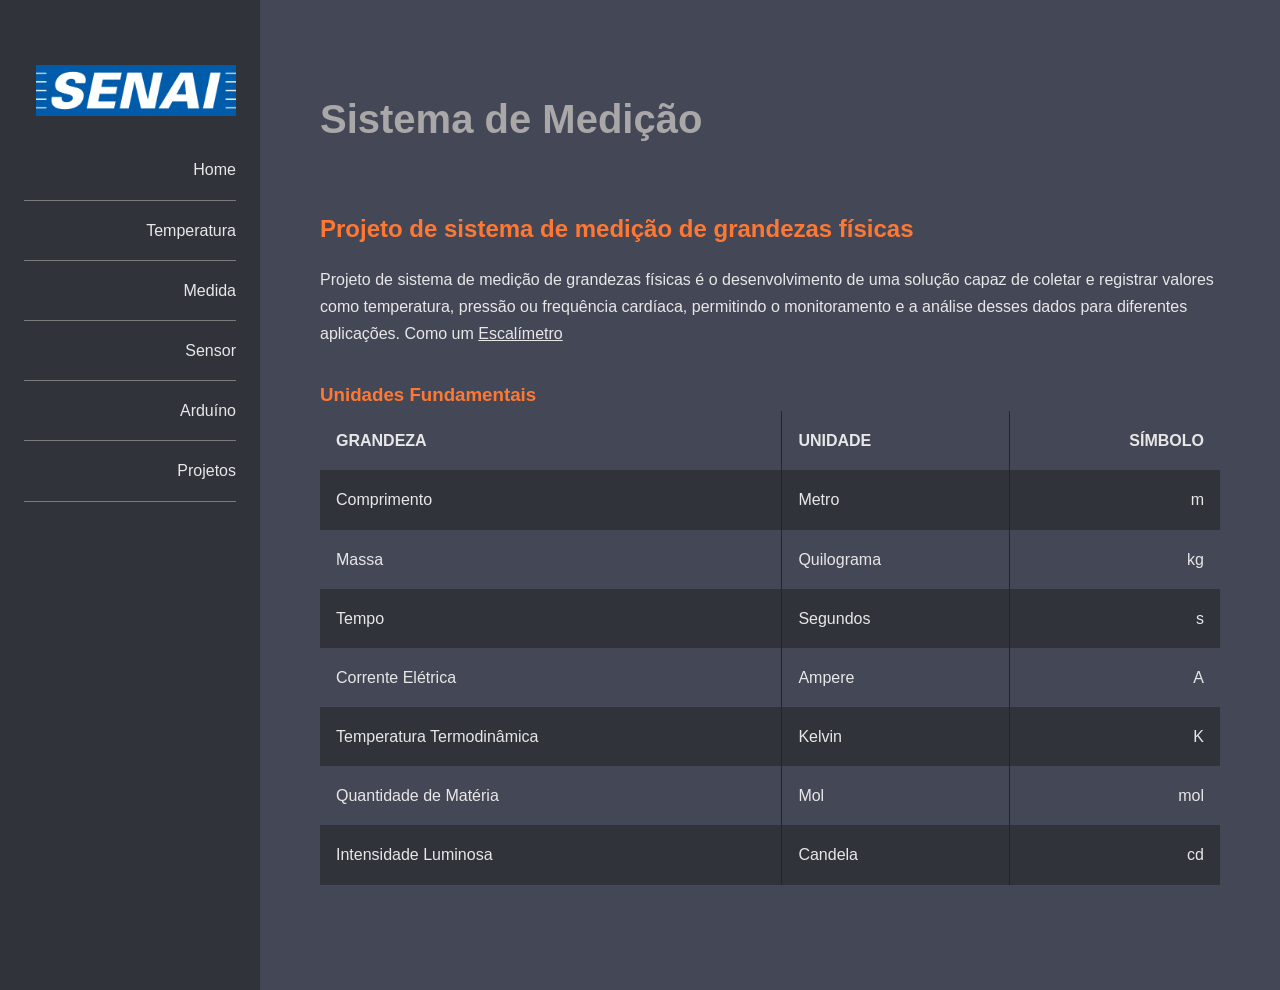
<file: index.html>
<!DOCTYPE html>
<html lang="pt-br">
<head>
    <meta charset="UTF-8">
    <meta name="viewport" content="width=device-width, initial-scale=1.0">
    <link rel="shortcut icon" href="./img/title-icon/casa.png" type="image/x-icon">
    <link rel="stylesheet" href="./css/normalize.css">
    <link rel="stylesheet" href="./css/style.css">
    <title>Sistema de Medição</title>
</head>
<body>
    <header class="main-header">
        <nav class="main-nav">
            <a href="https://cursos.sesisenai.org.br/" target="_blank">
                <img src="./img/senai-logo.png" alt="Imagem de Perfil" class="perfil-img">
            </a>

            <ul>
                <li><a href="index.html">Home</a></li>
                <li><a href="./pages/temp.html">Temperatura</a></li>
                <li><a href="./pages/medida.html">Medida</a></li>
                <li><a href="./pages/sensor.html">Sensor</a></li>
                <li><a href="./pages/arduino.html">Arduíno</a></li>
                <li><a href="./pages/faq.html">Projetos</a></li>
            </ul>
        </nav>
    </header>

    <main class="main">
        <h1>Sistema de Medição</h1>

        <article>
            <h2>Projeto de sistema de medição de grandezas físicas </h2>

            <p>Projeto de sistema de medição de grandezas físicas é o desenvolvimento de uma solução capaz de coletar e registrar valores como temperatura, pressão ou frequência cardíaca, permitindo o monitoramento e a análise desses dados para diferentes aplicações. Como um <a href="https://escalimetro-ohm.vercel.app/" target="_blank">Escalímetro</a></p>
        </article>

        <section>
            <h3>Unidades Fundamentais</h3>

            <table class="table table-alternate table-verticalLines">
                <thead>
                    <tr>
                        <th>Grandeza</th>
                        <th>Unidade</th>
                        <th>Símbolo</th>
                    </tr>
                </thead>
                <tbody>
                    <tr>
                        <td>Comprimento</td>
                        <td>Metro</td>
                        <td>m</td>
                    </tr>
                    <tr>
                        <td>Massa</td>
                        <td>Quilograma</td>
                        <td>kg</td>
                    </tr>
                    <tr>
                        <td>Tempo</td>
                        <td>Segundos</td>
                        <td>s</td>
                    </tr>
                    <tr>
                        <td>Corrente Elétrica</td>
                        <td>Ampere</td>
                        <td>A</td>
                    </tr>
                    <tr>
                        <td>Temperatura Termodinâmica</td>
                        <td>Kelvin</td>
                        <td>K</td>
                    </tr>
                    <tr>
                        <td>Quantidade de Matéria</td>
                        <td>Mol</td>
                        <td>mol</td>
                    </tr>
                    <tr>
                        <td>Intensidade Luminosa</td>
                        <td>Candela</td>
                        <td>cd</td>
                    </tr>
                </tbody>
            </table>
        </section>
    </main>
</body>

</html>
</file>
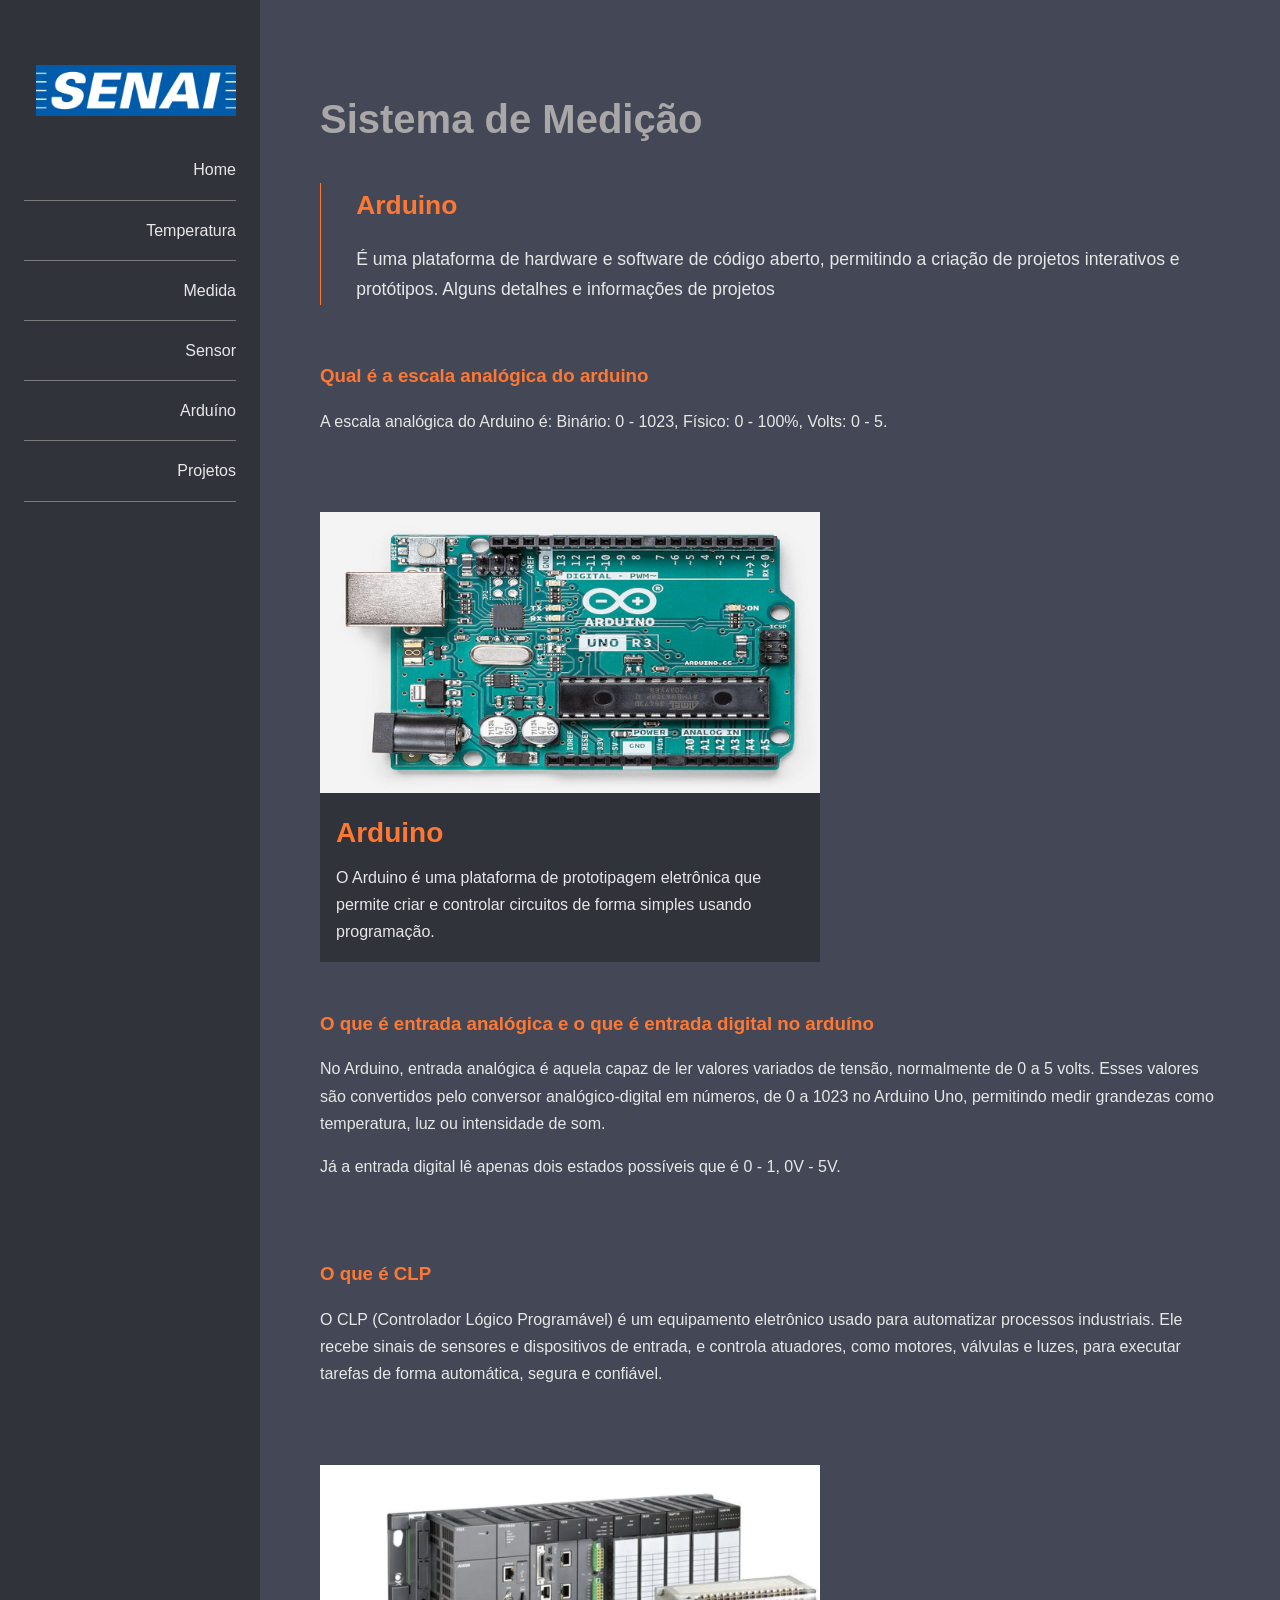
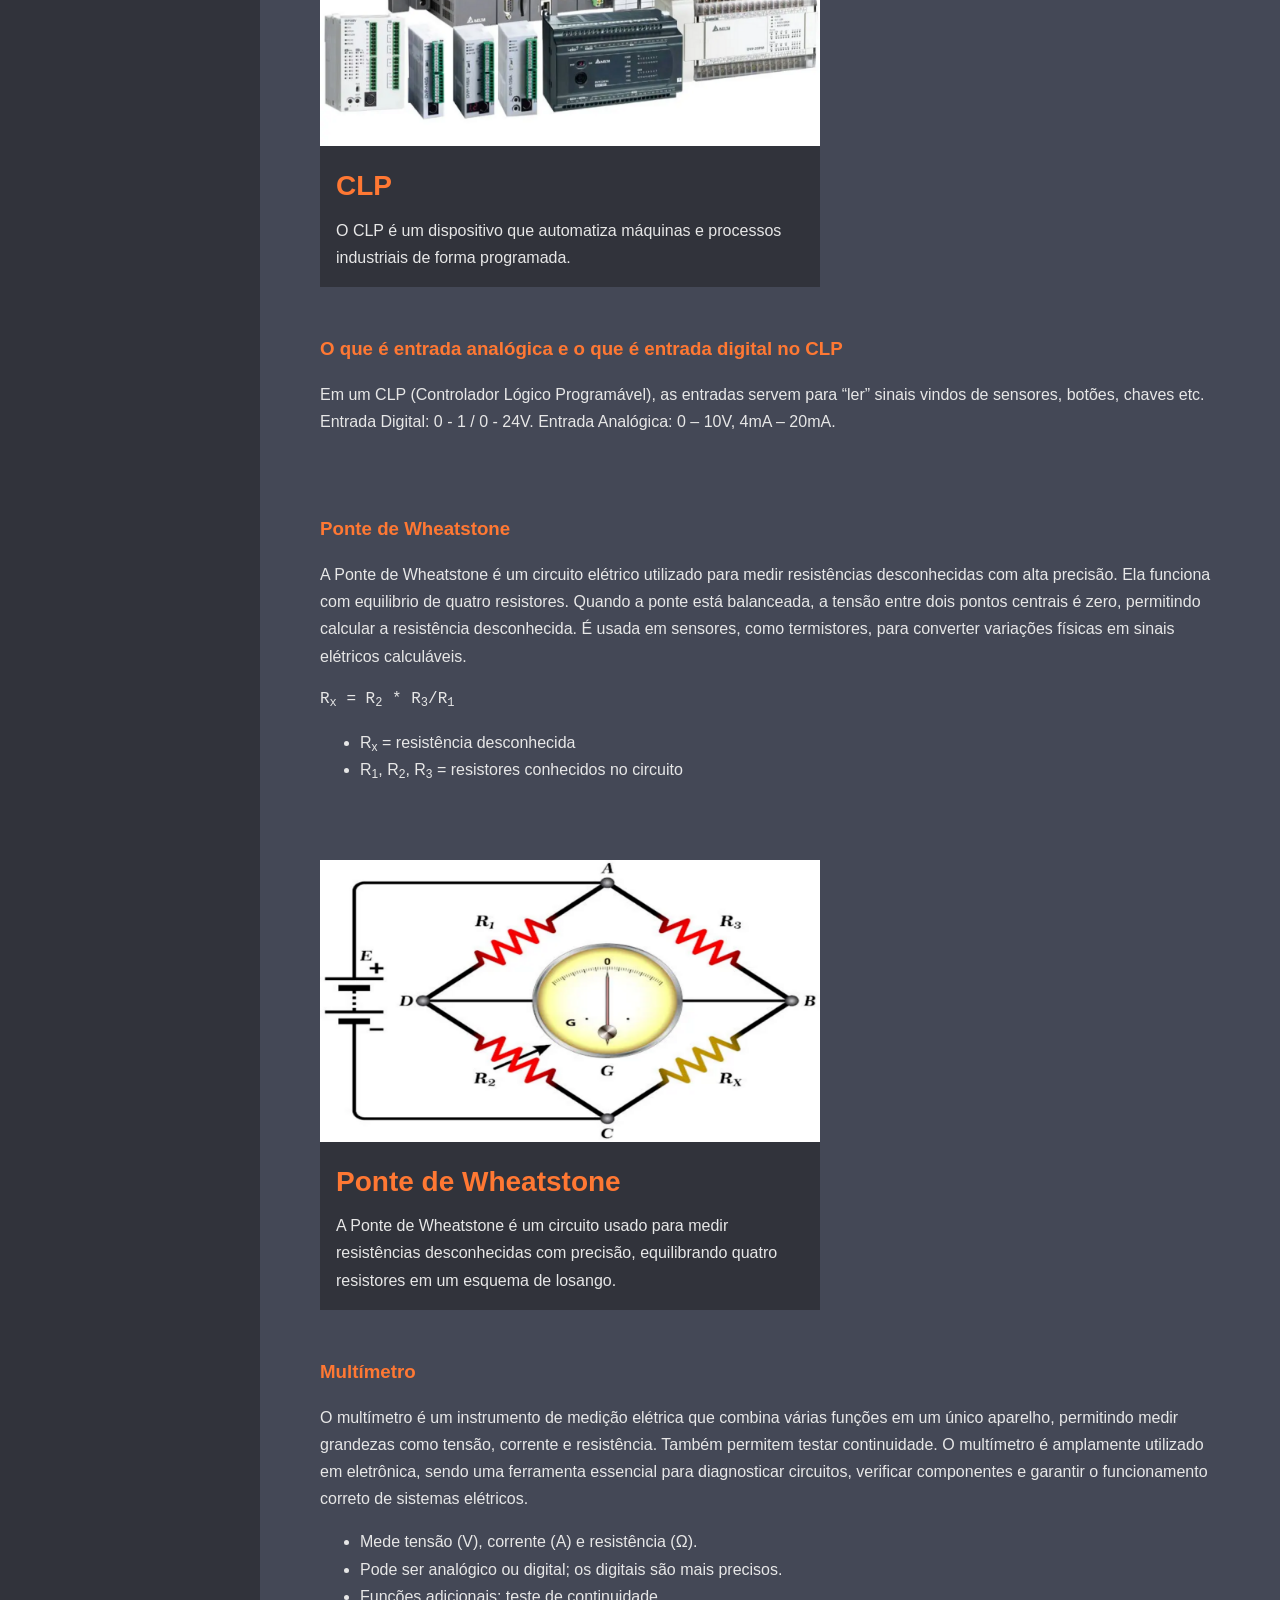
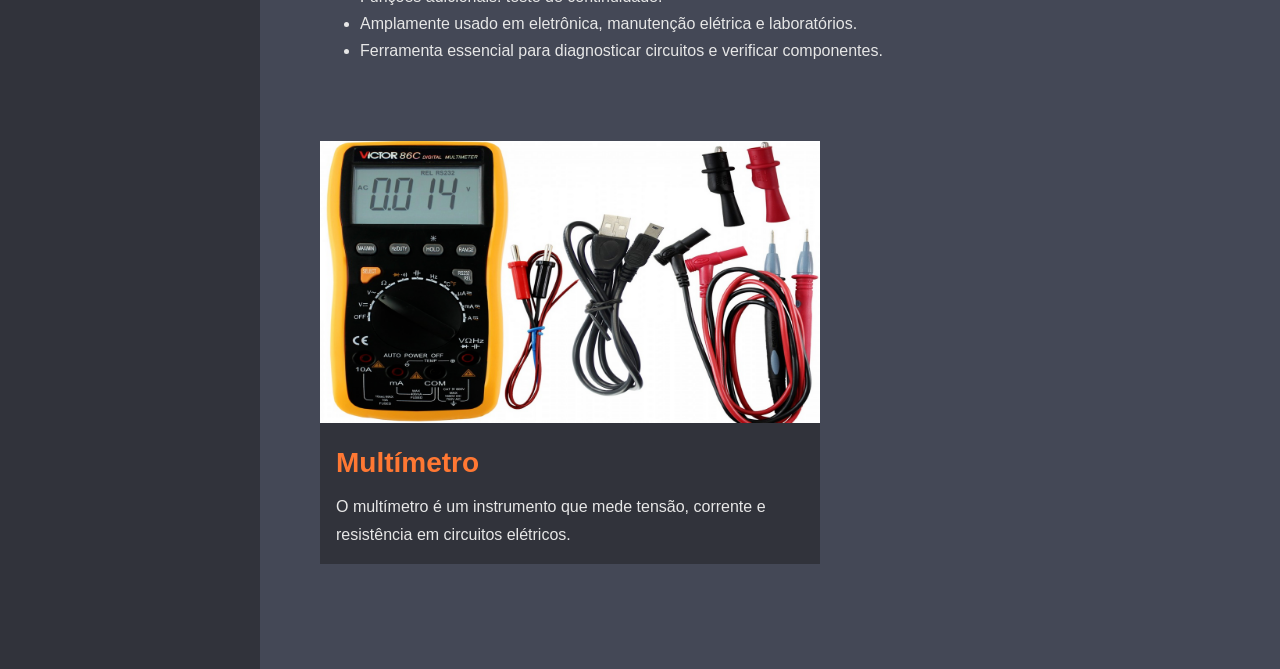
<file: pages/arduino.html>
<!DOCTYPE html>
<html lang="pt-br">
<head>
    <meta charset="UTF-8">
    <meta name="viewport" content="width=device-width, initial-scale=1.0">
    <link rel="shortcut icon" href="../img/title-icon/arduino.png" type="image/x-icon">
    <link rel="stylesheet" href="../css/normalize.css">
    <link rel="stylesheet" href="../css/style.css">
    <title>Arduino</title>
</head>
<body>
    <header class="main-header">
        <nav class="main-nav">
            <a href="https://cursos.sesisenai.org.br/" target="_blank">
                <img src="../img/senai-logo.png" alt="Imagem de Perfil" class="perfil-img">
            </a>

            <ul>
                <li><a href="../index.html">Home</a></li>
                <li><a href="./temp.html">Temperatura</a></li>
                <li><a href="./medida.html">Medida</a></li>
                <li><a href="./sensor.html">Sensor</a></li>
                <li><a href="arduino.html">Arduíno</a></li>
                <li><a href="./faq.html">Projetos</a></li>
            </ul>
        </nav>
    </header>

    <main class="main">
        <h1>Sistema de Medição</h1>

        <article class="highlight">
            <h2>Arduino</h2>

            <p>É uma plataforma de hardware e software de código aberto, permitindo a criação de projetos interativos e protótipos. Alguns detalhes e informações de projetos</p>
        </article>

        <section>
            <article>
                <h3>Qual é a escala analógica do arduino</h3>
                <p>A escala analógica do Arduino é: Binário: 0 - 1023, Físico: 0 - 100%, Volts: 0 - 5.</p>
            </article>
        </section>
        <section>
            <div class="row">
                <article class="card card-um">
                    <img src="../img/arduino-img/uno.png" alt="imagem 1">
                    <div class="card_content">
                        <h4 class="card_title">Arduino</h4>
                        <p>O Arduino é uma plataforma de prototipagem eletrônica que permite criar e controlar circuitos de forma simples usando programação.</p>
                    </div>
                </article>
            </div>
        </section>

        <section>
            <article>
                <h3>O que é entrada analógica e o que é entrada digital no arduíno</h3>
                <p>No Arduino, entrada analógica é aquela capaz de ler valores variados de tensão, normalmente de 0 a 5 volts. Esses valores são convertidos pelo conversor analógico-digital em números, de 0 a 1023 no Arduino Uno, permitindo medir grandezas como temperatura, luz ou intensidade de som.</p>
                <p>Já a entrada digital lê apenas dois estados possíveis que é 0 - 1, 0V - 5V.</p>
            </article>
        </section>

        <section>
            <article>
                <h3>O que é CLP</h3>
                <p>O CLP (Controlador Lógico Programável) é um equipamento eletrônico usado para automatizar processos industriais. Ele recebe sinais de sensores e dispositivos de entrada, e controla atuadores, como motores, válvulas e luzes, para executar tarefas de forma automática, segura e confiável.</p>
            </article>
        </section>
        <section>
            <div class="row">
                <article class="card card-um">
                    <img src="../img/arduino-img/clp.png" alt="imagem 1">
                    <div class="card_content">
                        <h4 class="card_title">CLP</h4>
                        <p>O CLP é um dispositivo que automatiza máquinas e processos industriais de forma programada.</p>
                    </div>
                </article>
            </div>
        </section>

        <section>
            <article>
                <h3>O que é entrada analógica e o que é entrada digital no CLP</h3>
                <p>Em um CLP (Controlador Lógico Programável), as entradas servem para “ler” sinais vindos de sensores, botões, chaves etc. Entrada Digital: 0 - 1 / 0 - 24V. Entrada Analógica: 0 – 10V, 4mA – 20mA.</p>
            </article>
        </section>

        <section>
            <article>
                <h3>Ponte de Wheatstone</h3>
                <p>A Ponte de Wheatstone é um circuito elétrico utilizado para medir resistências desconhecidas com alta precisão. Ela funciona com equilibrio de quatro resistores. Quando a ponte está balanceada, a tensão entre dois pontos centrais é zero, permitindo calcular a resistência desconhecida. É usada em sensores, como termistores, para converter variações físicas em sinais elétricos calculáveis.</p>

                <pre>R<sub>x</sub> = R<sub>2</sub> * R<sub>3</sub>/R<sub>1</sub></pre>

                <ul>
                    <li>R<sub>x</sub> = resistência desconhecida</li>
                    <li>R<sub>1</sub>, R<sub>2</sub>, R<sub>3</sub> = resistores conhecidos no circuito</li>
                </ul>
            </article>
        </section>
        <section>
            <div class="row">
                <article class="card card-um">
                    <img src="../img/arduino-img/ponte.png" alt="imagem 1">
                    <div class="card_content">
                        <h4 class="card_title">Ponte de Wheatstone</h4>
                        <p>A Ponte de Wheatstone é um circuito usado para medir resistências desconhecidas com precisão, equilibrando quatro resistores em um esquema de losango.</p>
                    </div>
                </article>
            </div>
        </section>

        <section>
            <article>
                <h3>Multímetro</h3>
                <p>O multímetro é um instrumento de medição elétrica que combina várias funções em um único aparelho, permitindo medir grandezas como tensão, corrente e resistência. Também permitem testar continuidade. O multímetro é amplamente utilizado em eletrônica, sendo uma ferramenta essencial para diagnosticar circuitos, verificar componentes e garantir o funcionamento correto de sistemas elétricos.</p>

                <ul>
                    <li>Mede tensão (V), corrente (A) e resistência (Ω).</li>
                    <li>Pode ser analógico ou digital; os digitais são mais precisos.</li>
                    <li>Funções adicionais: teste de continuidade.</li>
                    <li>Amplamente usado em eletrônica, manutenção elétrica e laboratórios.</li>
                    <li>Ferramenta essencial para diagnosticar circuitos e verificar componentes.</li>
                </ul>
            </article>
        </section>
        <section>
            <div class="row">
                <article class="card card-um">
                    <img src="../img/arduino-img/multimetro.png" alt="imagem 1">
                    <div class="card_content">
                        <h4 class="card_title">Multímetro</h4>
                        <p>O multímetro é um instrumento que mede tensão, corrente e resistência em circuitos elétricos.</p>
                    </div>
                </article>
            </div>
        </section>

    </main>
</body>
</html>
</file>
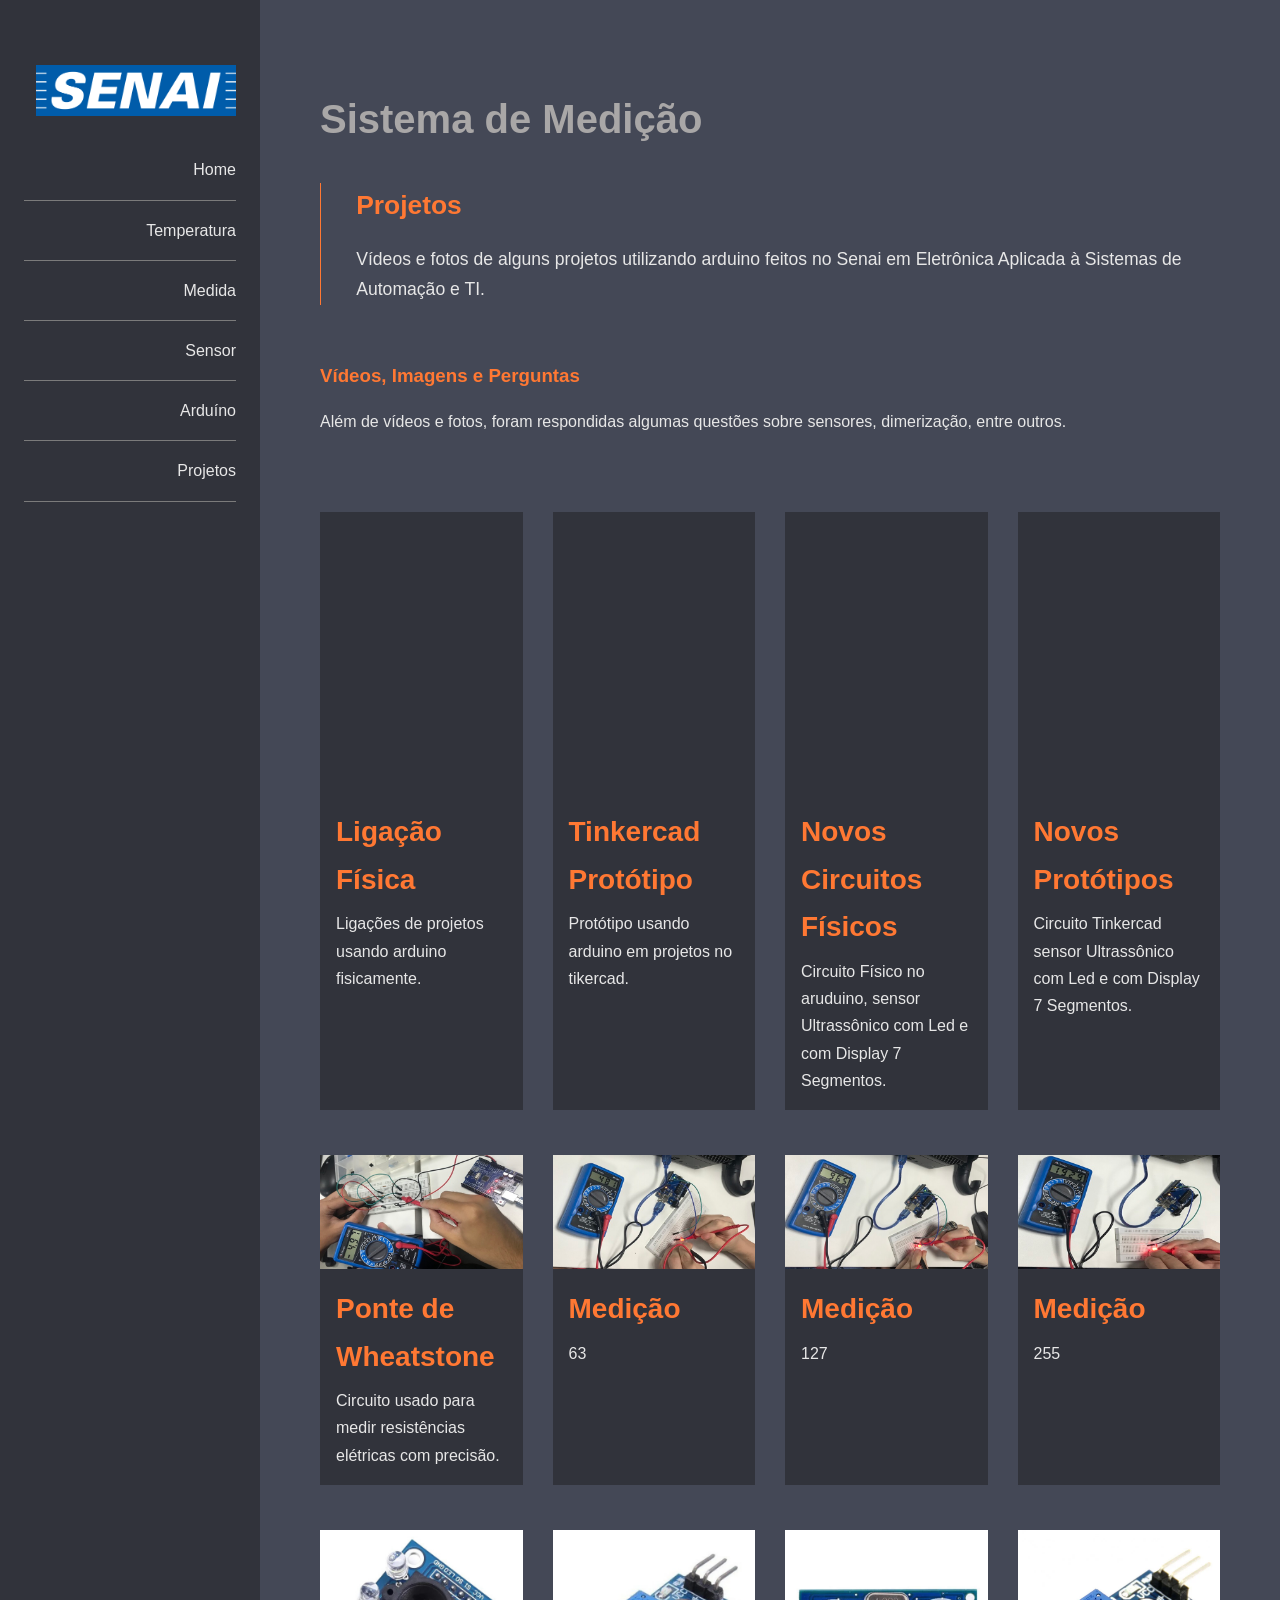
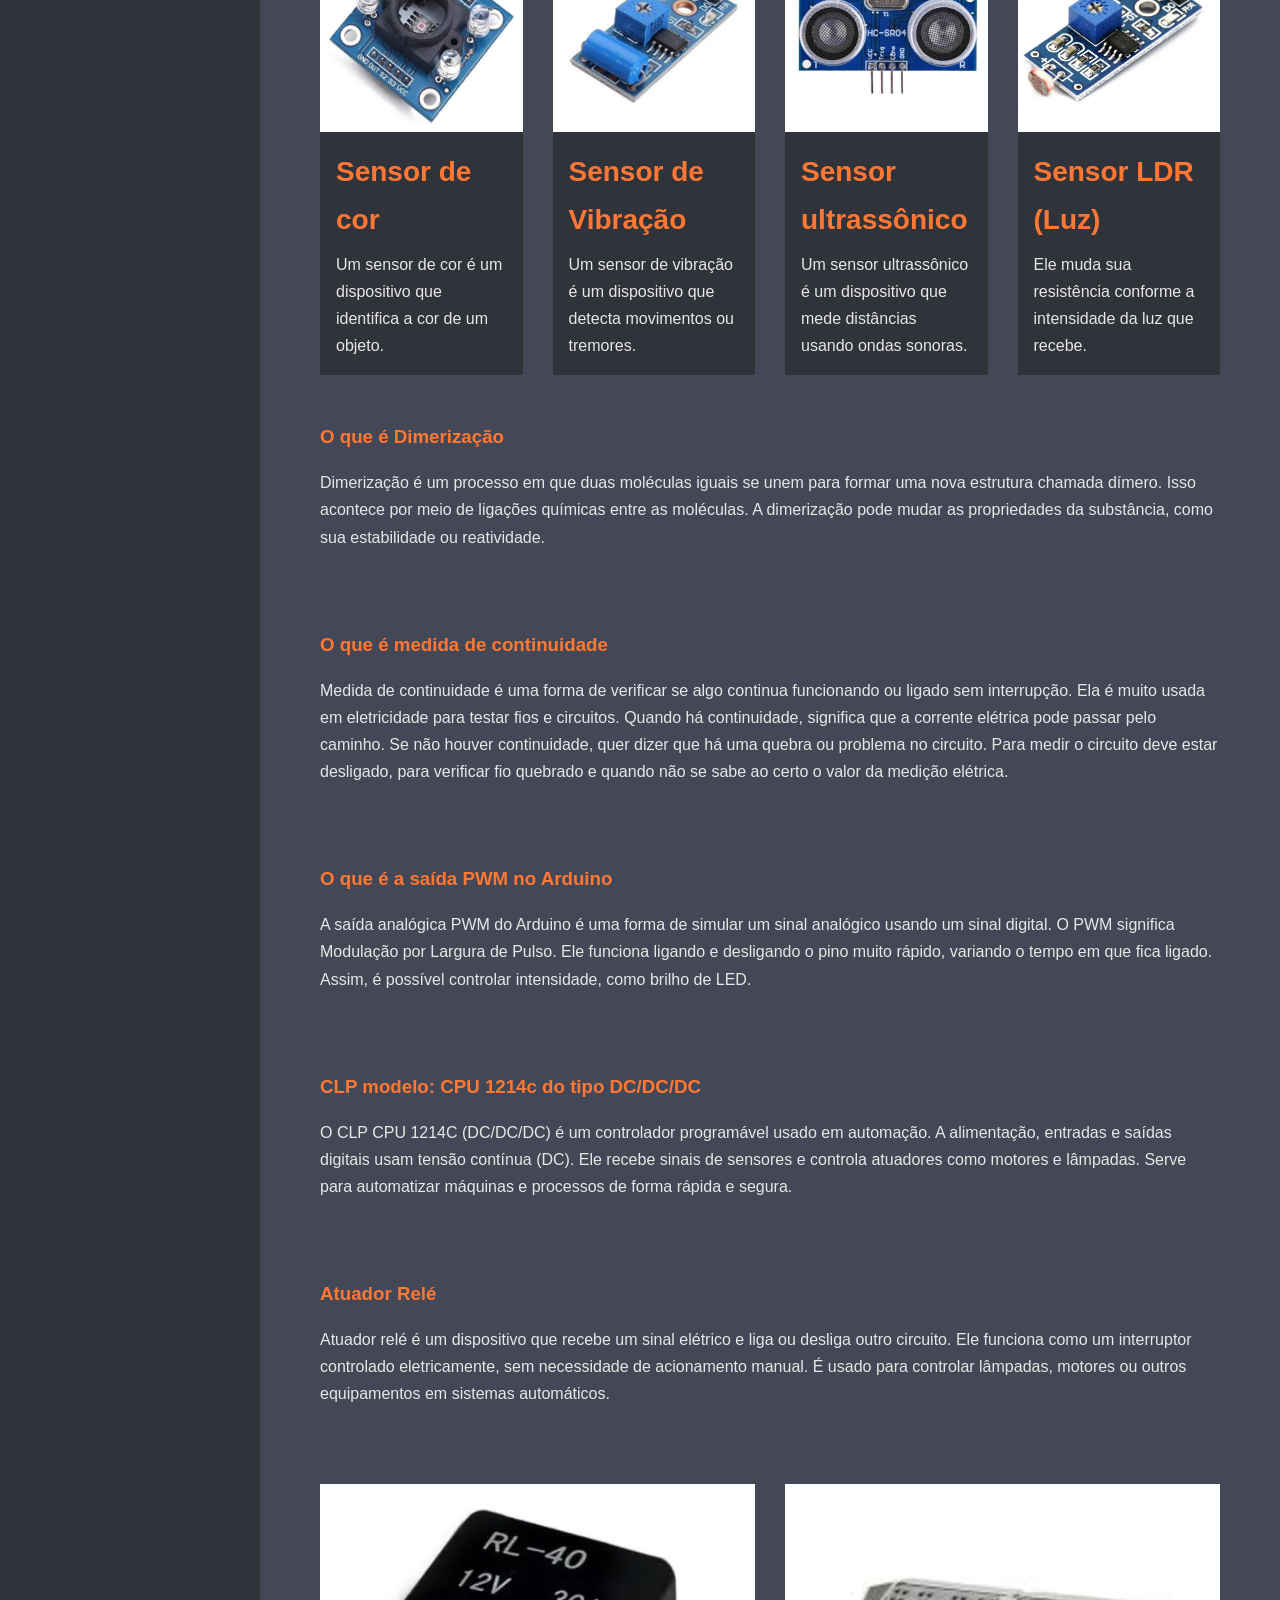
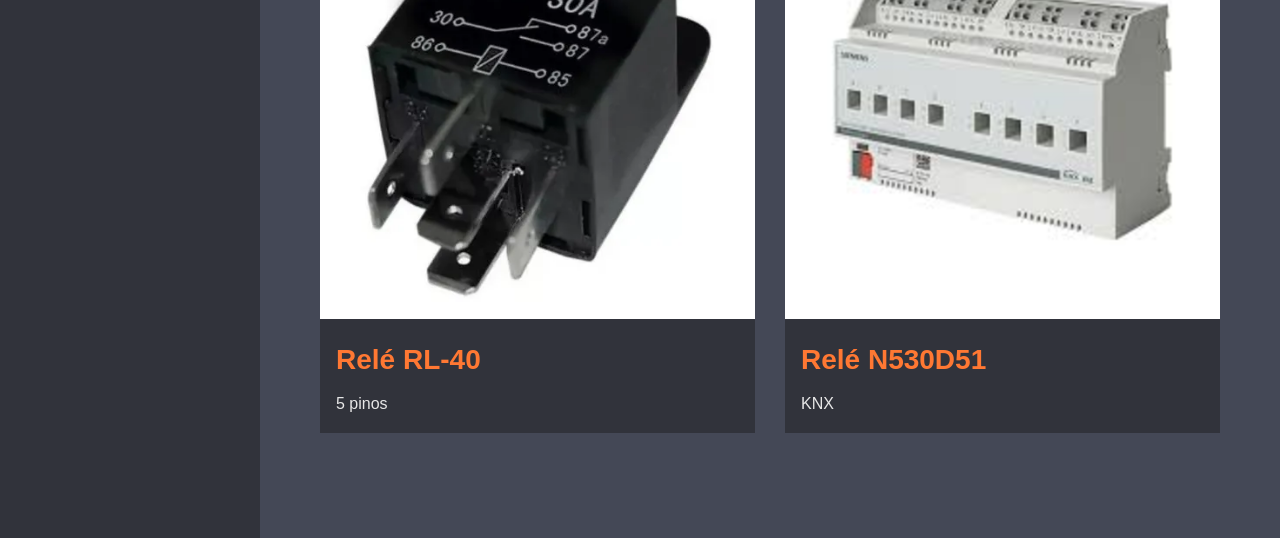
<file: pages/faq.html>
<!DOCTYPE html>
<html lang="pt-br">

<head>
    <meta charset="UTF-8">
    <meta name="viewport" content="width=device-width, initial-scale=1.0">
    <link rel="shortcut icon" href="../img/title-icon/projetos.png" type="image/x-icon">
    <link rel="stylesheet" href="../css/normalize.css">
    <link rel="stylesheet" href="../css/style.css">
    <title>Projetos</title>
</head>

<body>
    <header class="main-header">
        <nav class="main-nav">
            <a href="https://cursos.sesisenai.org.br/" target="_blank">
                <img src="../img/senai-logo.png" alt="Imagem de Perfil" class="perfil-img">
            </a>

            <ul>
                <li><a href="../index.html">Home</a></li>
                <li><a href="./temp.html">Temperatura</a></li>
                <li><a href="./medida.html">Medida</a></li>
                <li><a href="./sensor.html">Sensor</a></li>
                <li><a href="./arduino.html">Arduíno</a></li>
                <li><a href="faq.html">Projetos</a></li>
            </ul>
        </nav>
    </header>

    <main class="main">
        <h1>Sistema de Medição</h1>

        <article class="highlight">
            <h2>Projetos</h2>

            <p>Vídeos e fotos de alguns projetos utilizando arduino feitos no Senai em Eletrônica Aplicada à Sistemas de
                Automação e TI.</p>
        </article>

        <section>
            <article>
                <h3>Vídeos, Imagens e Perguntas</h3>
                <p>Além de vídeos e fotos, foram respondidas algumas questões sobre sensores, dimerização, entre outros.
                </p>
            </article>
        </section>

        <!-- CARDS COM 4 ITENS -->
        <section>
            <div class="row">
                <article class="card">
                    <iframe width="500" height="280" src="https://www.youtube.com/embed/F4WtQQszJCA?si=kWzeqMkPCouL06dG"
                        title="YouTube video player" frameborder="0"
                        allow="accelerometer; autoplay; clipboard-write; encrypted-media; gyroscope; picture-in-picture; web-share"
                        referrerpolicy="strict-origin-when-cross-origin" allowfullscreen></iframe>
                    <div class="card_content">
                        <h4 class="card_title">Ligação Física</h4>
                        <p>Ligações de projetos usando arduino fisicamente.</p>
                    </div>
                </article>

                <article class="card">
                    <iframe width="500" height="280" src="https://www.youtube.com/embed/Z1msLGkx0xE?si=ZOnX7zB2S6A-b3R_"
                        title="YouTube video player" frameborder="0"
                        allow="accelerometer; autoplay; clipboard-write; encrypted-media; gyroscope; picture-in-picture; web-share"
                        referrerpolicy="strict-origin-when-cross-origin" allowfullscreen></iframe>
                    <div class="card_content">
                        <h4 class="card_title">Tinkercad Protótipo</h4>
                        <p>Protótipo usando arduino em projetos no tikercad.</p>
                    </div>
                </article>

                <article class="card">
                    <iframe width="500" height="280" src="https://www.youtube.com/embed/zDkdG9iw3s0?si=Jk8ZPLMevENRHVSz"
                        title="YouTube video player" frameborder="0"
                        allow="accelerometer; autoplay; clipboard-write; encrypted-media; gyroscope; picture-in-picture; web-share"
                        referrerpolicy="strict-origin-when-cross-origin" allowfullscreen></iframe>
                    <div class="card_content">
                        <h4 class="card_title">Novos Circuitos Físicos</h4>
                        <p>Circuito Físico no aruduino, sensor Ultrassônico com Led e com Display 7 Segmentos.</p>
                    </div>
                </article>

                <article class="card">
                    <iframe width="500" height="280" src="https://www.youtube.com/embed/kV80ysilgI4?si=6KwDxpylX16VBe28"
                        title="YouTube video player" frameborder="0"
                        allow="accelerometer; autoplay; clipboard-write; encrypted-media; gyroscope; picture-in-picture; web-share"
                        referrerpolicy="strict-origin-when-cross-origin" allowfullscreen></iframe>
                    <div class="card_content">
                        <h4 class="card_title">Novos Protótipos</h4>
                        <p>Circuito Tinkercad sensor Ultrassônico com Led e com Display 7 Segmentos.</p>
                    </div>
                </article>
            </div>
        </section>

        <section>
            <div class="row">
                <article class="card">
                    <img src="../img/faq-img/ponte.jpg" alt="imagem 1">
                    <div class="card_content">
                        <h4 class="card_title">Ponte de Wheatstone</h4>
                        <p>Circuito usado para medir resistências elétricas com precisão.</p>
                    </div>
                </article>

                <article class="card">
                    <img src="../img/faq-img/63.jpeg" alt="imagem 1">
                    <div class="card_content">
                        <h4 class="card_title">Medição</h4>
                        <p>63</p>
                    </div>
                </article>

                <article class="card">
                    <img src="../img/faq-img/127.jpeg" alt="imagem 1">
                    <div class="card_content">
                        <h4 class="card_title">Medição</h4>
                        <p>127</p>
                    </div>
                </article>

                <article class="card">
                    <img src="../img/faq-img/255.jpeg" alt="imagem 1">
                    <div class="card_content">
                        <h4 class="card_title">Medição</h4>
                        <p>255</p>
                    </div>
                </article>
            </div>
        </section>

        <section>
            <div class="row">
                <article class="card">
                    <img src="../img/faq-img/sensordecor.jpeg" alt="imagem 1">
                    <div class="card_content">
                        <h4 class="card_title">Sensor de cor</h4>
                        <p>Um sensor de cor é um dispositivo que identifica a cor de um objeto.</p>
                    </div>
                </article>

                <article class="card">
                    <img src="../img/faq-img/sensordevibracao.jpeg" alt="imagem 1">
                    <div class="card_content">
                        <h4 class="card_title">Sensor de Vibração</h4>
                        <p>Um sensor de vibração é um dispositivo que detecta movimentos ou tremores.</p>
                    </div>
                </article>

                <article class="card">
                    <img src="../img/faq-img/sensorultrassonico.png" alt="imagem 1">
                    <div class="card_content">
                        <h4 class="card_title">Sensor ultrassônico</h4>
                        <p>Um sensor ultrassônico é um dispositivo que mede distâncias usando ondas sonoras.</p>
                    </div>
                </article>

                <article class="card">
                    <img src="../img/faq-img/sensorldr.png" alt="imagem 1">
                    <div class="card_content">
                        <h4 class="card_title">Sensor LDR (Luz)</h4>
                        <p>Ele muda sua resistência conforme a intensidade da luz que recebe.</p>
                    </div>
                </article>
            </div>
        </section>

        <section>
            <article>
                <h3>O que é Dimerização</h3>
                <p>Dimerização é um processo em que duas moléculas iguais se unem para formar uma nova estrutura chamada
                    dímero. Isso acontece por meio de ligações químicas entre as moléculas. A dimerização pode mudar as propriedades
                    da substância, como sua estabilidade ou reatividade.</p>
            </article>
        </section>

        <section>
            <article>
                <h3>O que é medida de continuidade</h3>
                <p>Medida de continuidade é uma forma de verificar se algo continua funcionando ou ligado sem
                    interrupção. Ela é muito usada em eletricidade para testar fios e circuitos. Quando há continuidade,
                    significa que a corrente elétrica pode passar pelo caminho. Se não houver continuidade, quer dizer
                    que há uma quebra ou problema no circuito. Para medir o circuito deve estar desligado, para verificar fio quebrado e quando não se sabe ao certo o valor da medição elétrica.</p>
            </article>
        </section>

        <section>
            <article>
                <h3>O que é a saída PWM no Arduino</h3>
                <p>A saída analógica PWM do Arduino é uma forma de simular um sinal analógico usando um sinal digital. O
                    PWM significa Modulação por Largura de Pulso. Ele funciona ligando e desligando o pino muito rápido,
                    variando o tempo em que fica ligado. Assim, é possível controlar intensidade, como brilho de LED.</p>
            </article>
        </section>

        <section>
            <article>
                <h3>CLP modelo: CPU 1214c do tipo DC/DC/DC</h3>
                <p>O CLP CPU 1214C (DC/DC/DC) é um controlador programável usado em automação. A alimentação, entradas e saídas digitais usam tensão contínua (DC). Ele recebe sinais de
                    sensores e controla atuadores como motores e lâmpadas. Serve para automatizar máquinas e processos
                    de forma rápida e segura.</p>
            </article>
        </section>

        <section>
            <article>
                <h3>Atuador Relé</h3>
                <p>Atuador relé é um dispositivo que recebe um sinal elétrico e liga ou desliga outro circuito. Ele
                    funciona como um interruptor controlado eletricamente, sem necessidade de acionamento manual. É
                    usado para controlar lâmpadas, motores ou outros equipamentos em sistemas automáticos.</p>
            </article>
        </section>

        <section>
            <div class="row">
                <article class="card">
                    <img src="../img/faq-img/rele5pinos.png" alt="imagem 1">
                    <div class="card_content">
                        <h4 class="card_title">Relé RL-40</h4>
                        <p>5 pinos</p>
                    </div>
                </article>

                <article class="card">
                    <img src="../img/faq-img/releKNX.png" alt="imagem 1">
                    <div class="card_content">
                        <h4 class="card_title">Relé N530D51</h4>
                        <p>KNX</p>
                    </div>
                </article>
            </div>
        </section>

    </main>
</body>
</html>
</file>
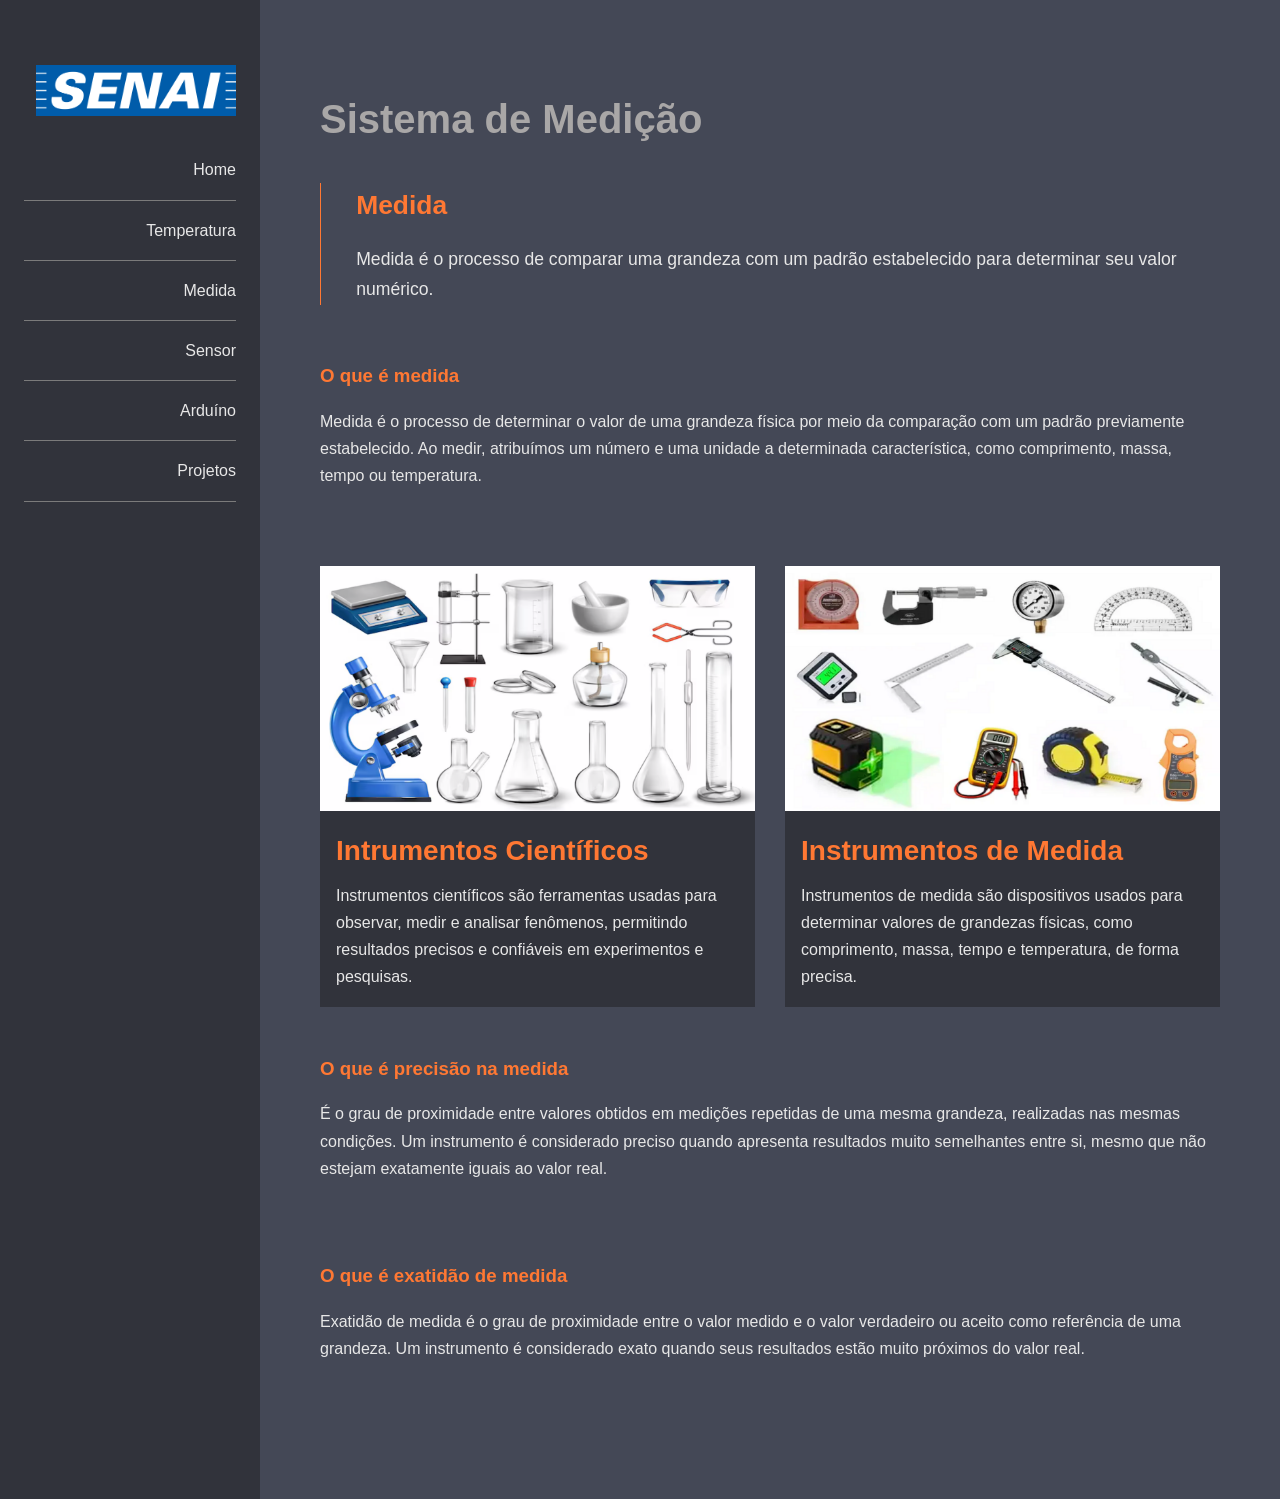
<file: pages/medida.html>
<!DOCTYPE html>
<html lang="pt-br">
<head>
    <meta charset="UTF-8">
    <meta name="viewport" content="width=device-width, initial-scale=1.0">
    <link rel="shortcut icon" href="../img/title-icon/medida.png" type="image/x-icon">
    <link rel="stylesheet" href="../css/normalize.css">
    <link rel="stylesheet" href="../css/style.css">
    <title>Medida</title>
</head>
<body>
    <header class="main-header">
        <nav class="main-nav">
            <a href="https://cursos.sesisenai.org.br/" target="_blank">
                <img src="../img/senai-logo.png" alt="Imagem de Perfil" class="perfil-img">
            </a>

            <ul>
                <li><a href="../index.html">Home</a></li>
                <li><a href="./temp.html">Temperatura</a></li>
                <li><a href="medida.html">Medida</a></li>
                <li><a href="./sensor.html">Sensor</a></li>
                <li><a href="./arduino.html">Arduíno</a></li>
                <li><a href="./faq.html">Projetos</a></li>
            </ul>
        </nav>
    </header>

    <main class="main">
        <h1>Sistema de Medição</h1>

        <article class="highlight">
            <h2>Medida</h2>

            <p>Medida é o processo de comparar uma grandeza com um padrão estabelecido para determinar seu valor numérico.</p>
        </article>

        <section>
            <article>
                <h3>O que é medida</h3>
                <p>Medida é o processo de determinar o valor de uma grandeza física por meio da comparação com um padrão previamente estabelecido. Ao medir, atribuímos um número e uma unidade a determinada característica, como comprimento, massa, tempo ou temperatura.</p>
            </article>
        </section>

        <section>
            <div class="row">
                <article class="card">
                    <img src="../img/medida-img/cientificosInstru.png" alt="imagem 1">
                    <div class="card_content">
                        <h4 class="card_title">Intrumentos Científicos</h4>
                        <p>Instrumentos científicos são ferramentas usadas para observar, medir e analisar fenômenos, permitindo resultados precisos e confiáveis em experimentos e pesquisas.</p>
                    </div>
                </article>

                <article class="card">
                    <img src="../img/medida-img/intruMedida.png" alt="imagem 1">
                    <div class="card_content">
                        <h4 class="card_title">Instrumentos de Medida</h4>
                        <p>Instrumentos de medida são dispositivos usados para determinar valores de grandezas físicas, como comprimento, massa, tempo e temperatura, de forma precisa.</p>
                    </div>
                </article>
            </div>
        </section>

        <section>
            <article>
                <h3>O que é precisão na medida</h3>
                <p>É o grau de proximidade entre valores obtidos em medições repetidas de uma mesma grandeza, realizadas nas mesmas condições. Um instrumento é considerado preciso quando apresenta resultados muito semelhantes entre si, mesmo que não estejam exatamente iguais ao valor real.</p>
            </article>
        </section>

        <section>
            <article>
                <h3>O que é exatidão de medida</h3>
                <p>Exatidão de medida é o grau de proximidade entre o valor medido e o valor verdadeiro ou aceito como referência de uma grandeza. Um instrumento é considerado exato quando seus resultados estão muito próximos do valor real.</p>
            </article>
        </section>
    </main>
</body>
</html>
</file>
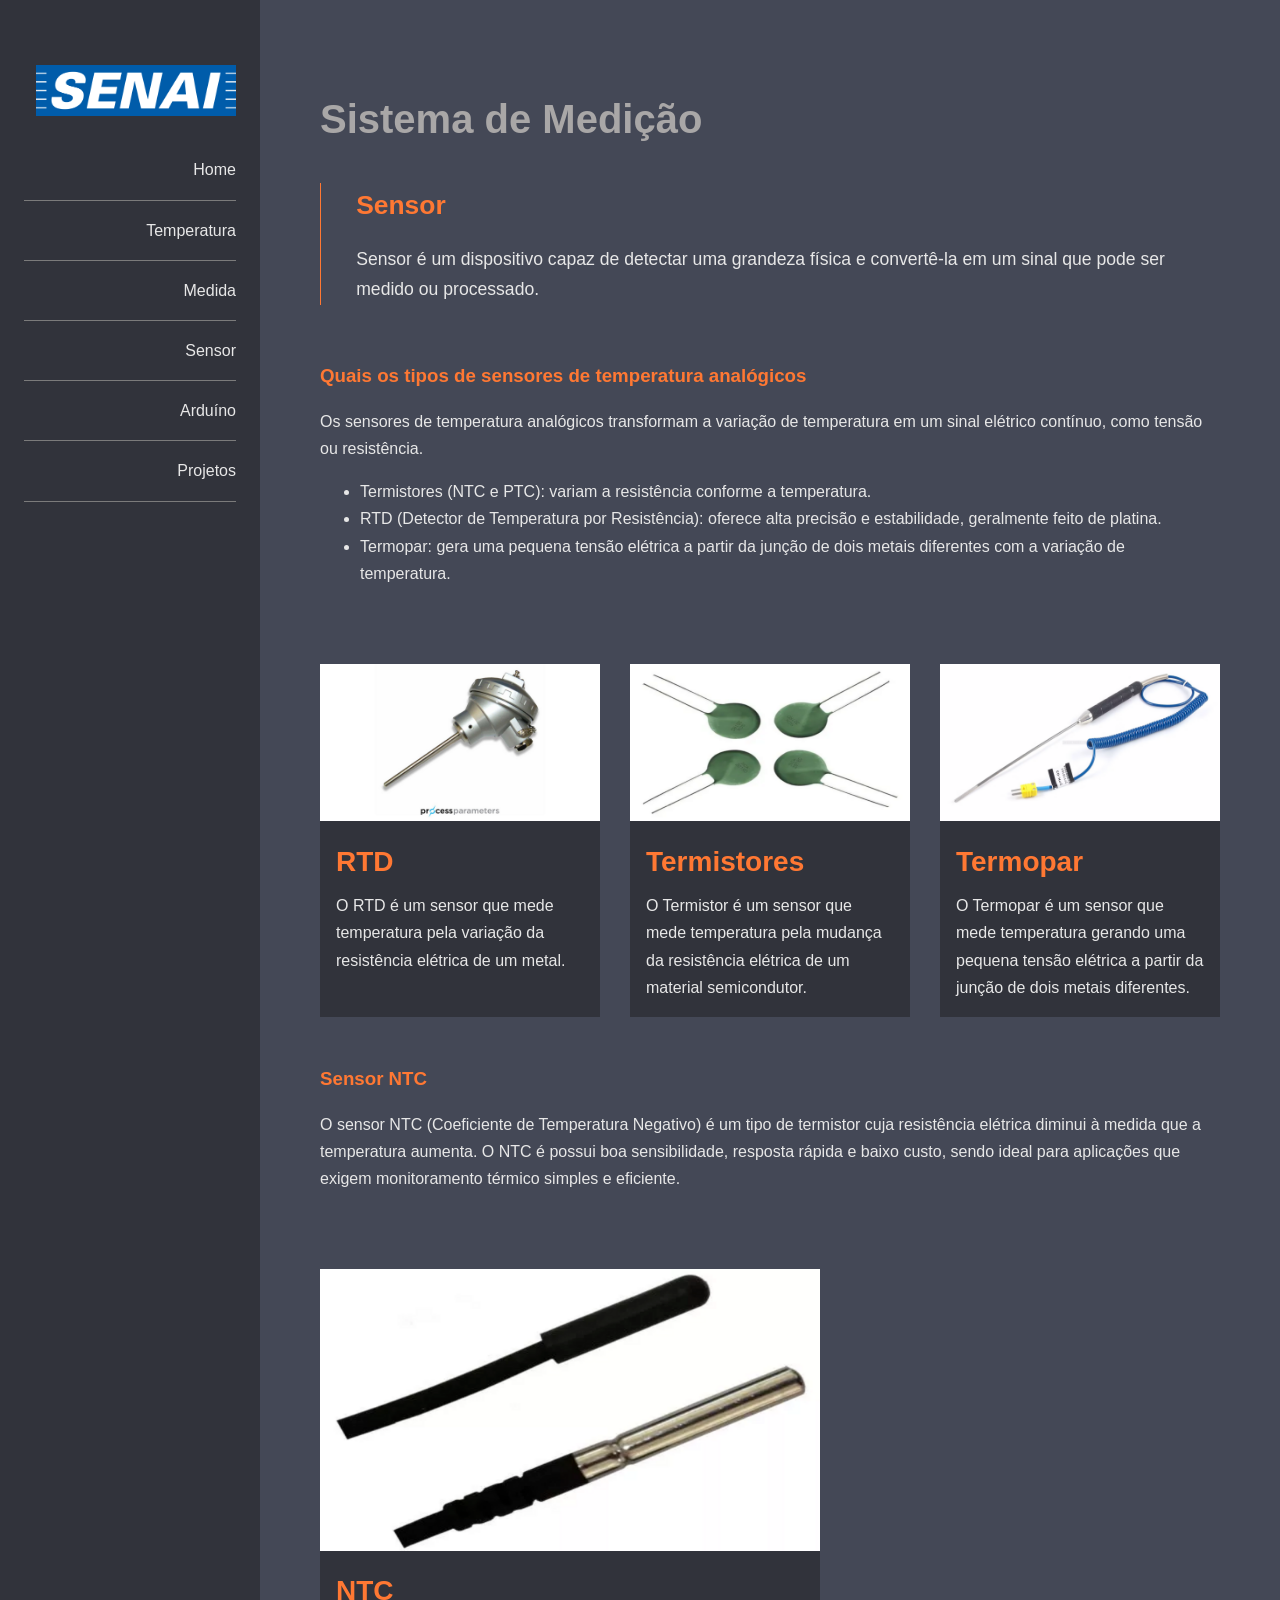
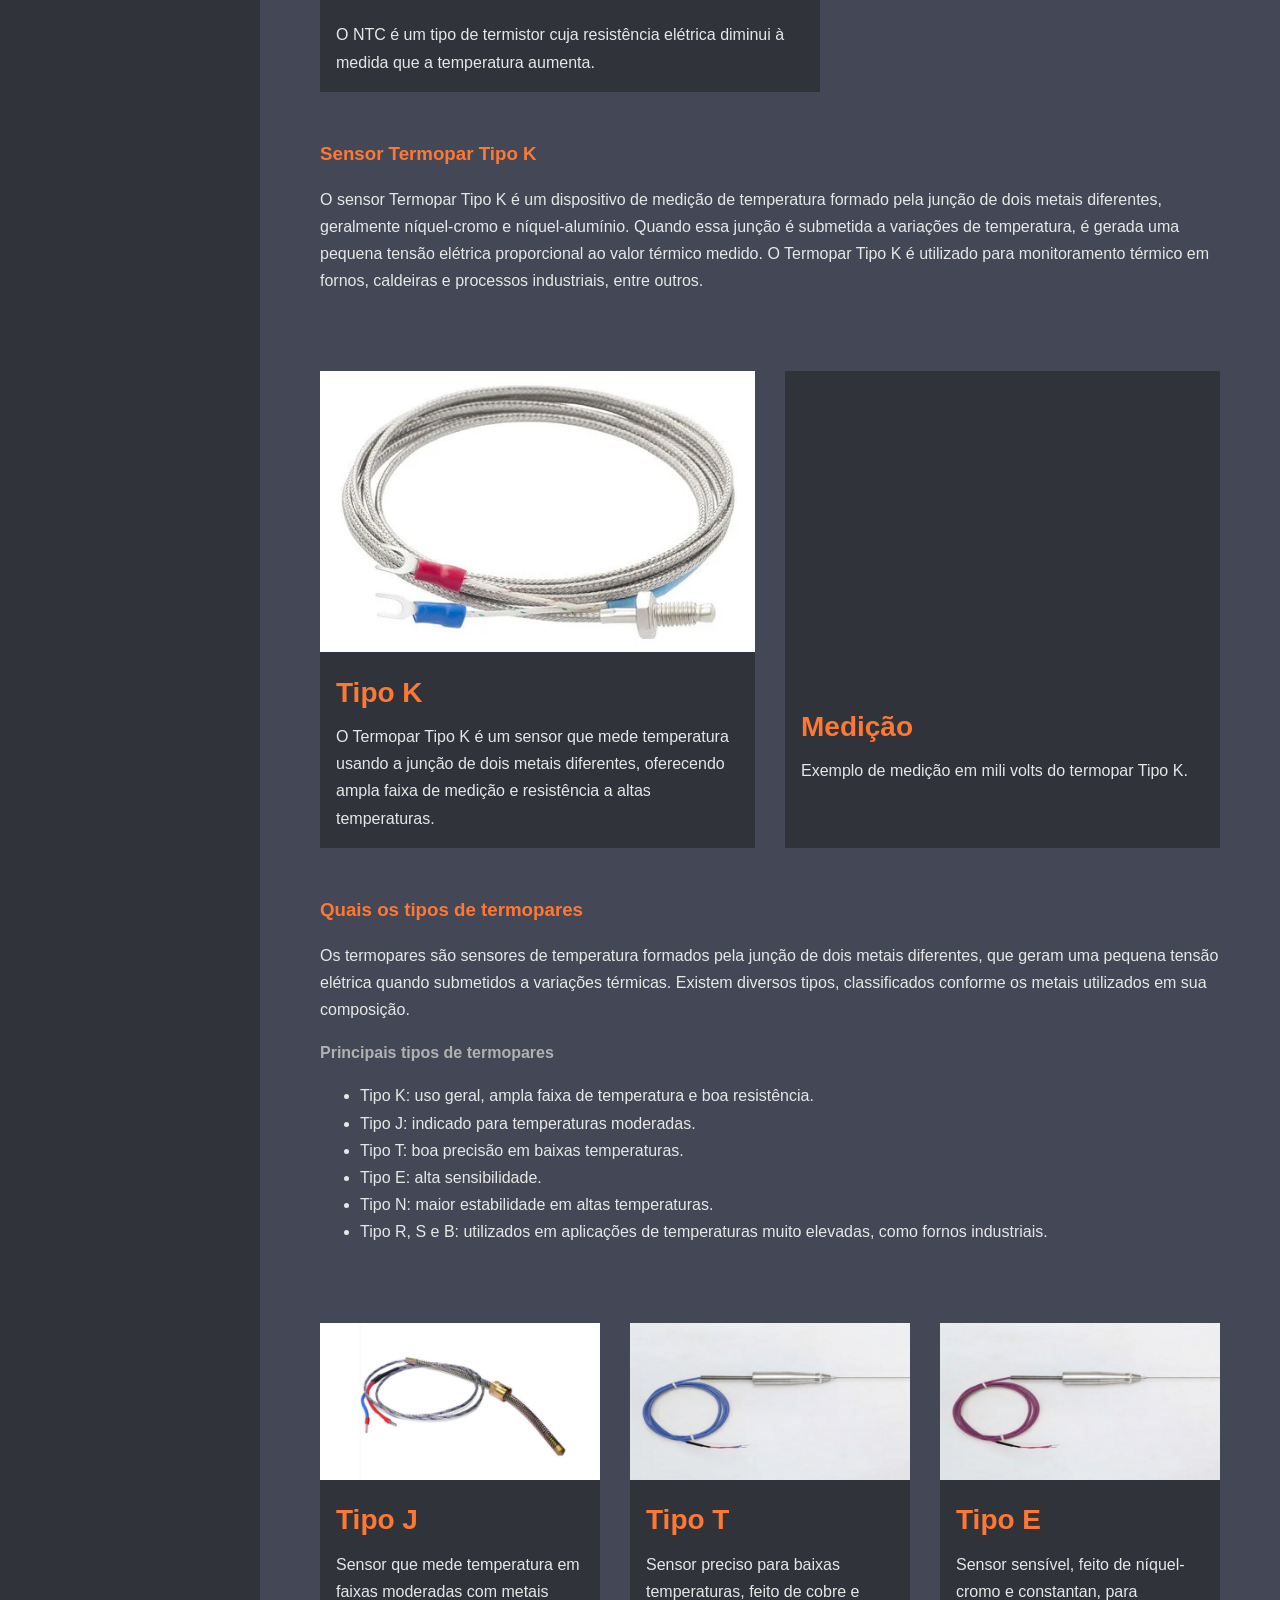
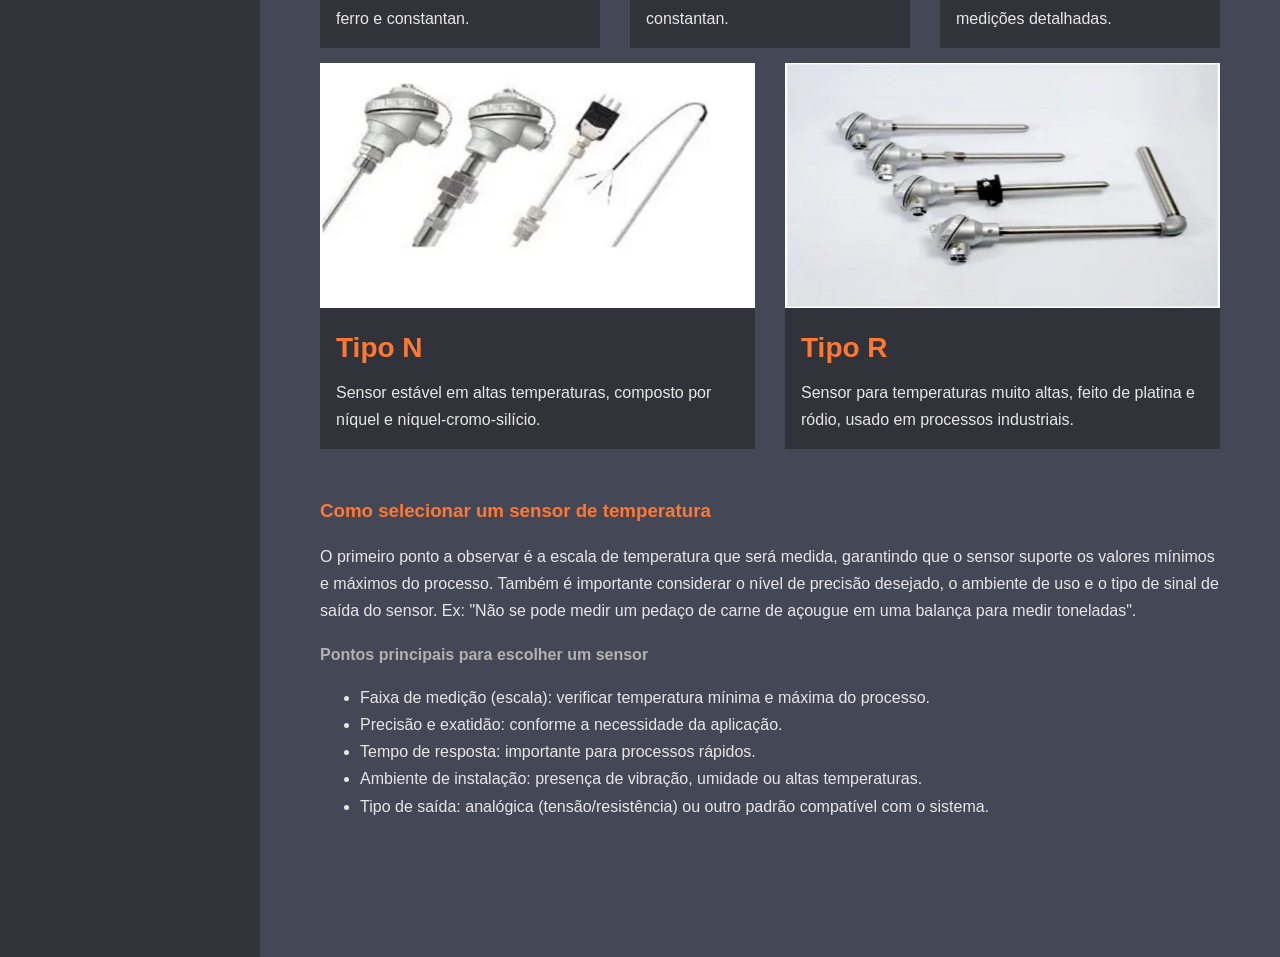
<file: pages/sensor.html>
<!DOCTYPE html>
<html lang="pt-br">
<head>
    <meta charset="UTF-8">
    <meta name="viewport" content="width=device-width, initial-scale=1.0">
    <link rel="shortcut icon" href="../img/title-icon/sensor.png" type="image/x-icon">
    <link rel="stylesheet" href="../css/normalize.css">
    <link rel="stylesheet" href="../css/style.css">
    <title>Sensor</title>
</head>
<body>
    <header class="main-header">
        <nav class="main-nav">
            <a href="https://cursos.sesisenai.org.br/" target="_blank">
                <img src="../img/senai-logo.png" alt="Imagem de Perfil" class="perfil-img">
            </a>

            <ul>
                <li><a href="../index.html">Home</a></li>
                <li><a href="./temp.html">Temperatura</a></li>
                <li><a href="./medida.html">Medida</a></li>
                <li><a href="sensor.html">Sensor</a></li>
                <li><a href="./arduino.html">Arduíno</a></li>
                <li><a href="./faq.html">Projetos</a></li>
            </ul>
        </nav>
    </header>

    <main class="main">
        <h1>Sistema de Medição</h1>

        <article class="highlight">
            <h2>Sensor</h2>

            <p>Sensor é um dispositivo capaz de detectar uma grandeza física e convertê-la em um sinal que pode ser medido ou processado.</p>
        </article>

        <section>
            <article>
                <h3>Quais os tipos de sensores de temperatura analógicos</h3>
                <p>Os sensores de temperatura analógicos transformam a variação de temperatura em um sinal elétrico contínuo, como tensão ou resistência.</p>

                <ul>
                    <li>Termistores (NTC e PTC): variam a resistência conforme a temperatura.</li>
                    <li>RTD (Detector de Temperatura por Resistência): oferece alta precisão e estabilidade, geralmente feito de platina.</li>
                    <li>Termopar: gera uma pequena tensão elétrica a partir da junção de dois metais diferentes com a variação de temperatura.</li>
                </ul>
            </article>
        </section>
        <section>
            <div class="row">
                <article class="card">
                    <img src="../img/sensor-img/rtd.png" alt="imagem 1">
                    <div class="card_content">
                        <h4 class="card_title">RTD</h4>
                        <p>O RTD é um sensor que mede temperatura pela variação da resistência elétrica de um metal.</p>
                    </div>
                </article>

                <article class="card">
                    <img src="../img/sensor-img/termistor.png" alt="imagem 1">
                    <div class="card_content">
                        <h4 class="card_title">Termistores</h4>
                        <p>O Termistor é um sensor que mede temperatura pela mudança da resistência elétrica de um material semicondutor.</p>
                    </div>
                </article>

                <article class="card">
                    <img src="../img/sensor-img/termopar.png" alt="imagem 1">
                    <div class="card_content">
                        <h4 class="card_title">Termopar</h4>
                        <p>O Termopar é um sensor que mede temperatura gerando uma pequena tensão elétrica a partir da junção de dois metais diferentes.</p>
                    </div>
                </article>
            </div>
        </section>

        <section>
            <article>
                <h3>Sensor NTC</h3>
                <p>O sensor NTC (Coeficiente de Temperatura Negativo) é um tipo de termistor cuja resistência elétrica diminui à medida que a temperatura aumenta. O NTC é possui boa sensibilidade, resposta rápida e baixo custo, sendo ideal para aplicações que exigem monitoramento térmico simples e eficiente.</p>
            </article>
        </section>

        <section>
            <div class="row">
                <article class="card card-um">
                    <img src="../img/sensor-img/ntc.png" alt="imagem 1">
                    <div class="card_content">
                        <h4 class="card_title">NTC</h4>
                        <p>O NTC é um tipo de termistor cuja resistência elétrica diminui à medida que a temperatura aumenta.</p>
                    </div>
                </article>
            </div>
        </section>

        <section>
            <article>
                <h3>Sensor Termopar Tipo K</h3>
                <p>O sensor Termopar Tipo K é um dispositivo de medição de temperatura formado pela junção de dois metais diferentes, geralmente níquel-cromo e níquel-alumínio. Quando essa junção é submetida a variações de temperatura, é gerada uma pequena tensão elétrica proporcional ao valor térmico medido. O Termopar Tipo K é utilizado para monitoramento térmico em fornos, caldeiras e processos industriais, entre outros.</p>
            </article>
        </section>
        <section>
            <div class="row">
                <article class="card">
                    <img src="../img/sensor-img/tipoK.png" alt="imagem 1">
                    <div class="card_content">
                        <h4 class="card_title">Tipo K</h4>
                        <p>O Termopar Tipo K é um sensor que mede temperatura usando a junção de dois metais diferentes, oferecendo ampla faixa de medição e resistência a altas temperaturas.</p>
                    </div>
                </article>

                <article class="card">
                    <iframe width="560" height="315" src="https://www.youtube.com/embed/FPlBNxydV84?si=klIz1Dshk3nZFtMQ" title="YouTube video player" frameborder="0" allow="accelerometer; autoplay; clipboard-write; encrypted-media; gyroscope; picture-in-picture; web-share" referrerpolicy="strict-origin-when-cross-origin" allowfullscreen></iframe>
                    <div class="card_content">
                        <h4 class="card_title">Medição</h4>
                        <p>Exemplo de medição em mili volts do termopar Tipo K.</p>
                    </div>
                </article>
            </div>
        </section>

        <section>
            <article>
                <h3>Quais os tipos de termopares</h3>
                <p>Os termopares são sensores de temperatura formados pela junção de dois metais diferentes, que geram uma pequena tensão elétrica quando submetidos a variações térmicas. Existem diversos tipos, classificados conforme os metais utilizados em sua composição.</p>

                <h4 class="tilte-ul">Principais tipos de termopares</h4>
                <ul>
                    <li>Tipo K: uso geral, ampla faixa de temperatura e boa resistência.</li>
                    <li>Tipo J: indicado para temperaturas moderadas.</li>
                    <li>Tipo T: boa precisão em baixas temperaturas.</li>
                    <li>Tipo E: alta sensibilidade.</li>
                    <li>Tipo N: maior estabilidade em altas temperaturas.</li>
                    <li>Tipo R, S e B: utilizados em aplicações de temperaturas muito elevadas, como fornos industriais.</li>
                </ul>
            </article>
        </section>

        <section>
            <div class="row">
                <article class="card">
                    <img src="../img/sensor-img/tipoJ.png" alt="imagem 1">
                    <div class="card_content">
                        <h4 class="card_title">Tipo J</h4>
                        <p>Sensor que mede temperatura em faixas moderadas com metais ferro e constantan.</p>
                    </div>
                </article>

                <article class="card">
                    <img src="../img/sensor-img/tipoT.png" alt="imagem 1">
                    <div class="card_content">
                        <h4 class="card_title">Tipo T</h4>
                        <p>Sensor preciso para baixas temperaturas, feito de cobre e constantan.</p>
                    </div>
                </article>

                <article class="card">
                    <img src="../img/sensor-img/TipoE.png" alt="imagem 1">
                    <div class="card_content">
                        <h4 class="card_title">Tipo E</h4>
                        <p>Sensor sensível, feito de níquel-cromo e constantan, para medições detalhadas.</p>
                    </div>
                </article>
            </div>
            <div class="row">
                <article class="card">
                    <img src="../img/sensor-img/tipoN.png" alt="imagem 1">
                    <div class="card_content">
                        <h4 class="card_title">Tipo N</h4>
                        <p>Sensor estável em altas temperaturas, composto por níquel e níquel-cromo-silício.</p>
                    </div>
                </article>

                <article class="card">
                    <img src="../img/sensor-img/tipoR.png" alt="imagem 1">
                    <div class="card_content">
                        <h4 class="card_title">Tipo R</h4>
                        <p>Sensor para temperaturas muito altas, feito de platina e ródio, usado em processos industriais.</p>
                    </div>
                </article>
            </div>
        </section>

        <section>
            <article>
                <h3>Como selecionar um sensor de temperatura</h3>
                <p>O primeiro ponto a observar é a escala de temperatura que será medida, garantindo que o sensor suporte os valores mínimos e máximos do processo. Também é importante considerar o nível de precisão desejado, o ambiente de uso e o tipo de sinal de saída do sensor. Ex: "Não se pode medir um pedaço de carne de açougue em uma balança para medir toneladas".</p>

                <h4 class="tilte-ul">Pontos principais para escolher um sensor</h4>
                <ul>
                    <li>Faixa de medição (escala): verificar temperatura mínima e máxima do processo.</li>
                    <li>Precisão e exatidão: conforme a necessidade da aplicação.</li>
                    <li>Tempo de resposta: importante para processos rápidos.</li>
                    <li>Ambiente de instalação: presença de vibração, umidade ou altas temperaturas.</li>
                    <li>Tipo de saída: analógica (tensão/resistência) ou outro padrão compatível com o sistema.</li>
                </ul>
            </article>
        </section>
    </main>
</body>

</html>
</file>
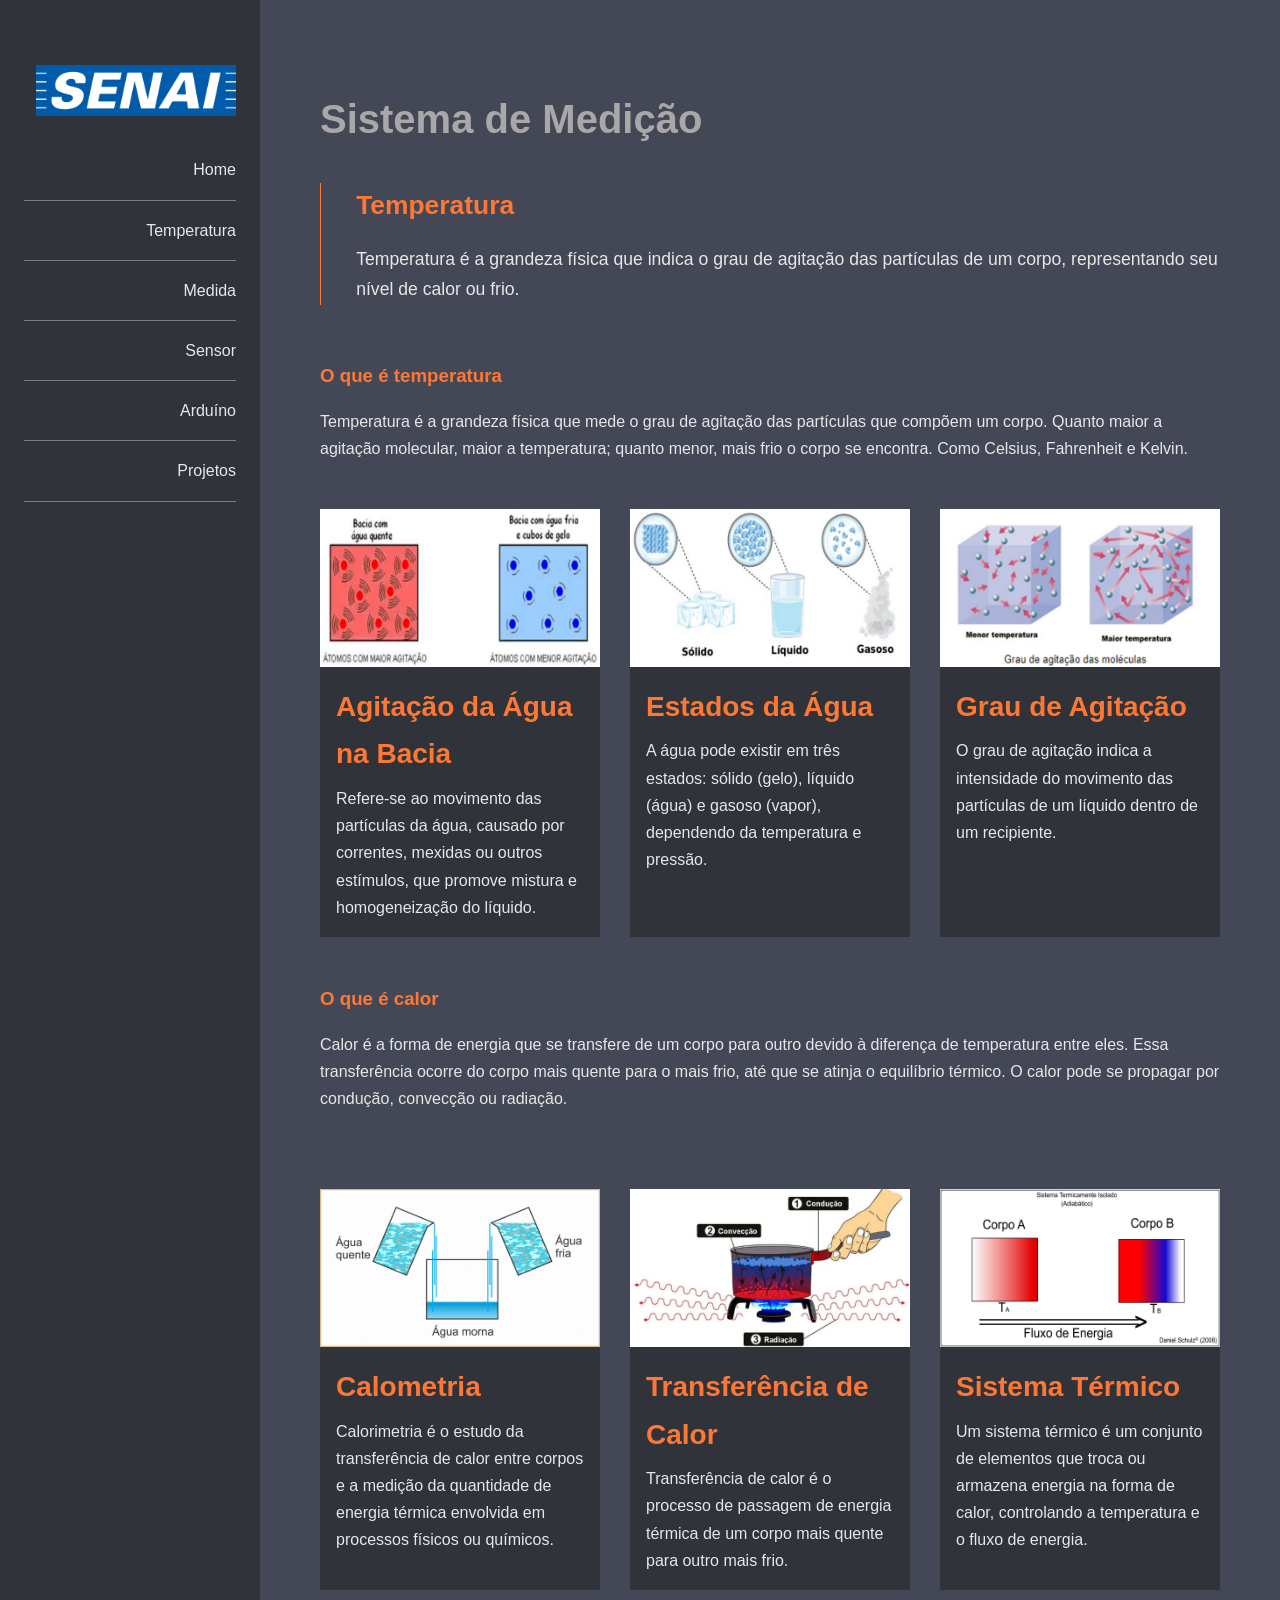
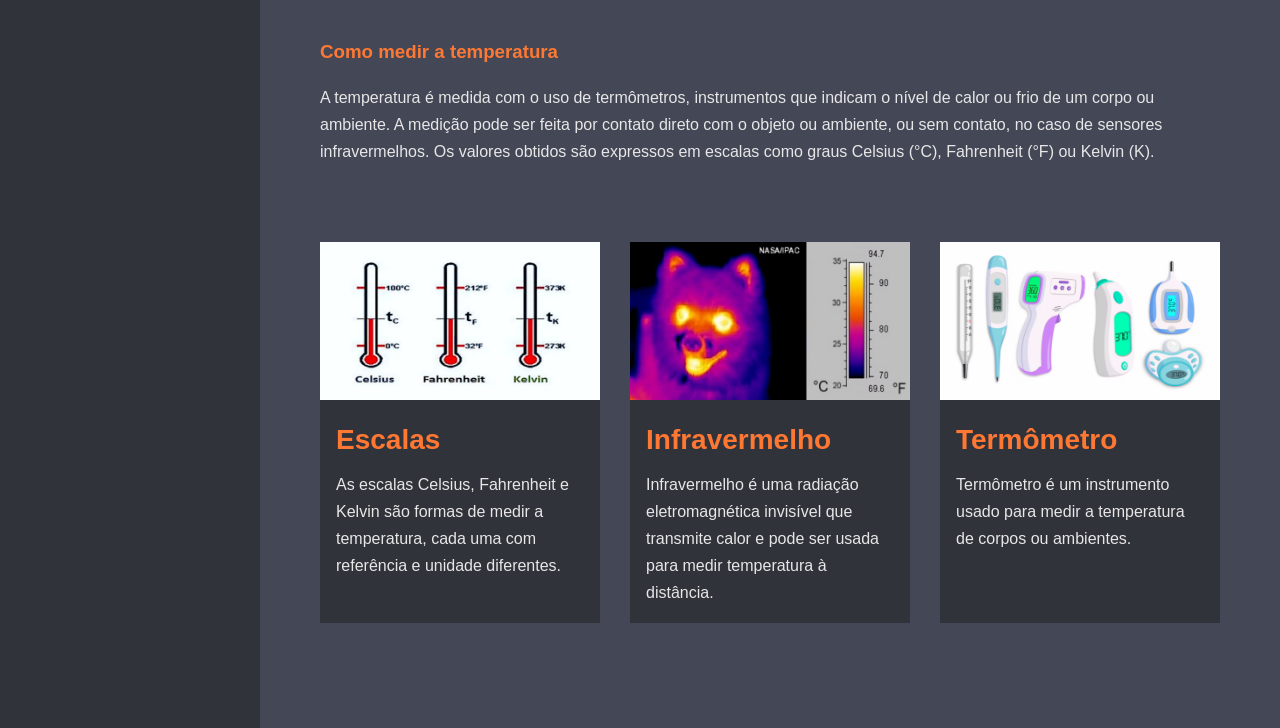
<file: pages/temp.html>
<!DOCTYPE html>
<html lang="pt-br">
<head>
    <meta charset="UTF-8">
    <meta name="viewport" content="width=device-width, initial-scale=1.0">
    <link rel="shortcut icon" href="../img/title-icon/temp.png" type="image/x-icon">
    <link rel="stylesheet" href="../css/normalize.css">
    <link rel="stylesheet" href="../css/style.css">
    <title>Temperatura</title>
</head>
<body>
    <header class="main-header">
        <nav class="main-nav">
            <a href="https://cursos.sesisenai.org.br/" target="_blank">
                <img src="../img/senai-logo.png" alt="Imagem de Perfil" class="perfil-img">
            </a>

            <ul>
                <li><a href="../index.html">Home</a></li>
                <li><a href="temp.html">Temperatura</a></li>
                <li><a href="./medida.html">Medida</a></li>
                <li><a href="./sensor.html">Sensor</a></li>
                <li><a href="./arduino.html">Arduíno</a></li>
                <li><a href="./faq.html">Projetos</a></li>
            </ul>
        </nav>
    </header>

    <main class="main">
        <h1>Sistema de Medição</h1>

        <article class="highlight">
            <h2>Temperatura</h2>

            <p>Temperatura é a grandeza física que indica o grau de agitação das partículas de um corpo, representando seu nível de calor ou frio.</p>
        </article>
            <article>
                <h3>O que é temperatura</h3>
                <p>Temperatura é a grandeza física que mede o grau de agitação das partículas que compõem um corpo. Quanto maior a agitação molecular, maior a temperatura; quanto menor, mais frio o corpo se encontra. Como Celsius, Fahrenheit e Kelvin.</p>
            </article>
            <section>
            <div class="row">
                <article class="card">
                    <img src="../img/temp-img/agitacao-bacia.png" alt="imagem 1">
                    <div class="card_content">
                        <h4 class="card_title">Agitação da Água na Bacia</h4>
                        <p>Refere-se ao movimento das partículas da água, causado por correntes, mexidas ou outros estímulos, que promove mistura e homogeneização do líquido.</p>
                    </div>
                </article>

                <article class="card">
                    <img src="../img/temp-img/agua-estado.png" alt="imagem 1">
                    <div class="card_content">
                        <h4 class="card_title">Estados da Água</h4>
                        <p>A água pode existir em três estados: sólido (gelo), líquido (água) e gasoso (vapor), dependendo da temperatura e pressão.</p>
                    </div>
                </article>

                <article class="card">
                    <img src="../img/temp-img/grau-agitacao.png" alt="imagem 1">
                    <div class="card_content">
                        <h4 class="card_title">Grau de Agitação</h4>
                        <p>O grau de agitação indica a intensidade do movimento das partículas de um líquido dentro de um recipiente.</p>
                    </div>
                </article>
            </div>

        </section>

        <section>
            <article>
                <h3>O que é calor</h3>
                <p>Calor é a forma de energia que se transfere de um corpo para outro devido à diferença de temperatura entre eles. Essa transferência ocorre do corpo mais quente para o mais frio, até que se atinja o equilíbrio térmico. O calor pode se propagar por condução, convecção ou radiação.</p>
            </article>
        </section>
        <section>
            <div class="row">
                <article class="card">
                    <img src="../img/temp-img/calometria.png" alt="imagem 1">
                    <div class="card_content">
                        <h4 class="card_title">Calometria</h4>
                        <p>Calorimetria é o estudo da transferência de calor entre corpos e a medição da quantidade de energia térmica envolvida em processos físicos ou químicos.</p>
                    </div>
                </article>

                <article class="card">
                    <img src="../img/temp-img/transferencia-de-calor.png" alt="imagem 1">
                    <div class="card_content">
                        <h4 class="card_title">Transferência de Calor</h4>
                        <p>Transferência de calor é o processo de passagem de energia térmica de um corpo mais quente para outro mais frio.</p>
                    </div>
                </article>

                <article class="card">
                    <img src="../img/temp-img/fluxo-energia.png" alt="imagem 1">
                    <div class="card_content">
                        <h4 class="card_title">Sistema Térmico</h4>
                        <p>Um sistema térmico é um conjunto de elementos que troca ou armazena energia na forma de calor, controlando a temperatura e o fluxo de energia.</p>
                    </div>
                </article>
            </div>

        </section>

        <section>
            <article>
                <h3>Como medir a temperatura</h3>
                <p>A temperatura é medida com o uso de termômetros, instrumentos que indicam o nível de calor ou frio de um corpo ou ambiente. A medição pode ser feita por contato direto com o objeto ou ambiente, ou sem contato, no caso de sensores infravermelhos. Os valores obtidos são expressos em escalas como graus Celsius (°C), Fahrenheit (°F) ou Kelvin (K).</p>
            </article>
        </section>

        <section>
            <div class="row">
                <article class="card">
                    <img src="../img/temp-img/CFK.png" alt="imagem 1">
                    <div class="card_content">
                        <h4 class="card_title">Escalas</h4>
                        <p>As escalas Celsius, Fahrenheit e Kelvin são formas de medir a temperatura, cada uma com referência e unidade diferentes.</p>
                    </div>
                </article>

                <article class="card">
                    <img src="../img/temp-img/infra.png" alt="imagem 1">
                    <div class="card_content">
                        <h4 class="card_title">Infravermelho</h4>
                        <p>Infravermelho é uma radiação eletromagnética invisível que transmite calor e pode ser usada para medir temperatura à distância.</p>
                    </div>
                </article>

                <article class="card">
                    <img src="../img/temp-img/termo.png" alt="imagem 1">
                    <div class="card_content">
                        <h4 class="card_title">Termômetro</h4>
                        <p>Termômetro é um instrumento usado para medir a temperatura de corpos ou ambientes.</p>
                    </div>
                </article>
            </div>

        </section>
    </main>
</body>
</html>
</file>
<file: css/style.css>
:root{
    --primary-color: #FF7833;
    --secondary-color: #31333B;
    --secondary-color-light: #444856; 
    --secondary-color-dark: #23252d; 

    --default-gap: 3rem;
}

html{
    font-size: 62.5%;
}

body{
    display: flex;
    margin: 0;
    color: #e7e7e7;
    font-family: 'Lucida Sans', 'Lucida Sans Regular', 'Lucida Grande', 'Lucida Sans Unicode', Geneva, Verdana, sans-serif;
    min-height: 100vh;
    line-height: 1.7;
    flex-direction: row;
    overflow-x: hidden;
}

h1{
    font-size: 4rem;
    color: #a9a7a7;
    margin-top: 2rem;
    margin-bottom: 3rem;
}

h2, h3, h4, h5, h6{
    color: var(--primary-color);
    margin: 0;
}

.tilte-ul{
    color: #b1b1b1;
}


h2{
    margin-top: 1rem;
}

.highlight{
    border-left: 1px solid var(--primary-color);
    font-size: 1.1em;
    padding: 0 0 0 2em;
    margin-bottom: 2.2em;
}

article{
    padding: 1em 0;
}

section{
    margin-bottom: 3rem;
}

.main-header{
    flex: 0 0 26rem;
    background-color: var(--secondary-color);
}

.main{
    background-color: var(--secondary-color-light);
    flex: 1 0;
    padding: 6.5rem 6rem 7.5rem;
}

a{
    color: inherit;
}

p a:hover{
    color: var(--primary-color);
}

.link-icon{
    display: inline-flex;
    margin-right: 3rem;
    transition: color .3s;
    text-decoration: none;
    font-style: normal;
    font-size: 2rem;
}

.link-icon i{
    font-size: 3rem;
    width: 2rem;
    height: 2rem;
    vertical-align: middle;
    display: inline-block;
    margin-right: 2rem;
}

.link-icon:hover{
    color: var(--primary-color);
}

.main, .main-header{
    font-size: 1.6rem;
}

.perfil-img{
    max-width: 20rem;
}

.main-nav{
    text-align: right;
    padding: 6.5rem 2.4rem 2.4rem;
    position: sticky;
    top: 0;
    left: 0;
}

.main-nav ul{
    padding: 0;
    list-style-type: none;
}

.main-nav ul a{
    display: block;
    padding: 1.2rem 0;
    text-decoration: none;
    transition: padding-right .2s, background-color .4s;
    background-color: transparent;
}

.main-nav ul a:hover,
.main-nav ul a:focus{
    background-color: var(--secondary-color-light);
    padding-right: 1rem;
}

.main-nav li{
    border-bottom: 1px solid #7b7b7b;
    padding: .4rem 0;
}

.row{
    display: flex;
    gap: var(--default-gap);
    padding-top: 1.5rem;
    justify-content: space-evenly;
}

.row .row{
    padding-top: 0;
}

.row > *{
    flex: 1 0 0%;
}

.card{
    max-width: 500px;
    background-color: var(--secondary-color);
    padding: 0;
}

.card-um{
    /* display: inline-block;
    justify-content: left; */
    margin-inline-end: auto;
}

.card_content{
    padding: .5em 1em 1em;
}

.card_content p, 
.card_title{
    margin: 0;
}

.card_title{
    font-size: 1.75em;
    margin-bottom: .25em;
}

.card img{
    max-width: 100%;
}

.card iframe{
    max-width: 100%;
}

.table{
    width: 100%;
    border-collapse: collapse;
}

.table th:last-child,
.table td:last-child{
    text-align: right;
}

.table td,
.table th{
    padding: 1.6rem;
}

.table:not(.table-alternate) td,
.table:not(.table-alternate) th{
    border-bottom: 2px solid var(--secondary-color-dark);
}

.table th{
    text-transform: uppercase;
    text-align: left;
}

.table-alternate tbody tr:nth-child(odd){
    background-color: var(--secondary-color);
}

.table-verticalLines td:not(:last-child),
.table-verticalLines th:not(:last-child){
    border-right: 1px solid var(--secondary-color-dark);
}

.alternates{
    list-style-type: none;
    padding-left: 0;
}

.alternates li{
    padding: 0;
}

.alternates li:not(:last-child){
    border-bottom: 2px solid;
}

@media screen and (max-width: 768px) {
    body {
        flex-direction: column; 
    }

    .main-header {
        flex: 0 0 auto;   
        width: 100%;      
        padding: 2rem 1rem;
    }

    .main-nav {
        text-align: center;
        padding: 2rem 1rem 1rem;
    }

    .main {
        flex: 1 0 auto;
        width: 100%;
        padding: 3rem 1rem 4rem;
    }

    .row {
        flex-direction: column;
        gap: 2rem;
    }

    .card {
        max-width: 100%;
        margin: 0 auto;
    }

    h1 {
        font-size: 3rem;
        text-align: center;
    }

    .link-icon {
        margin-right: 1.5rem;
        font-size: 1.8rem;
    }

    .link-icon i {
        font-size: 2.5rem;
    }
}

/* Para celulares pequenos */
@media screen and (max-width: 480px) {
    body {
        font-size: 1.4rem;
    }

    .main {
        padding: 2rem 1rem 3rem;
    }

    h1 {
        font-size: 2.5rem;
    }

    .perfil-img {
        max-width: 15rem;
        margin: 0 auto;
        display: block;
    }

    .main-nav ul a {
        padding: 1rem 0;
        font-size: 1.4rem;
    }
}
</file>
